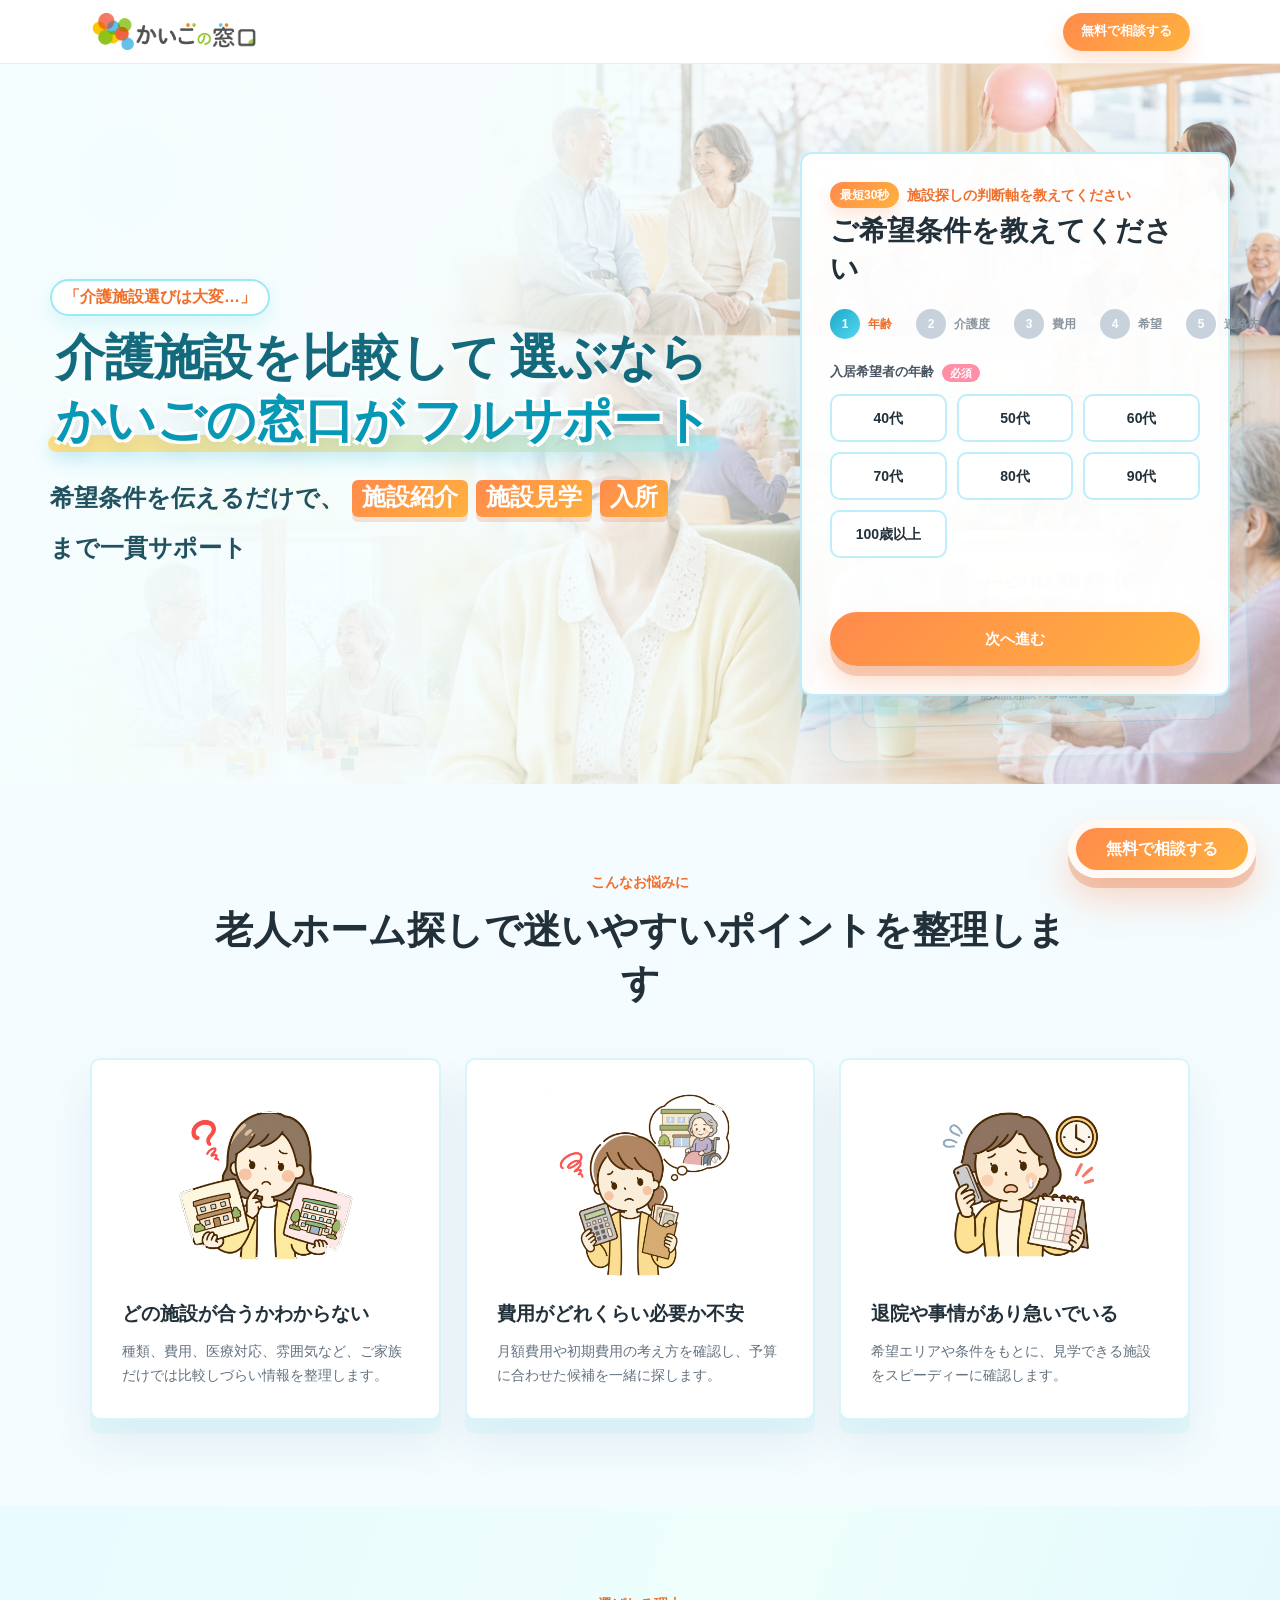
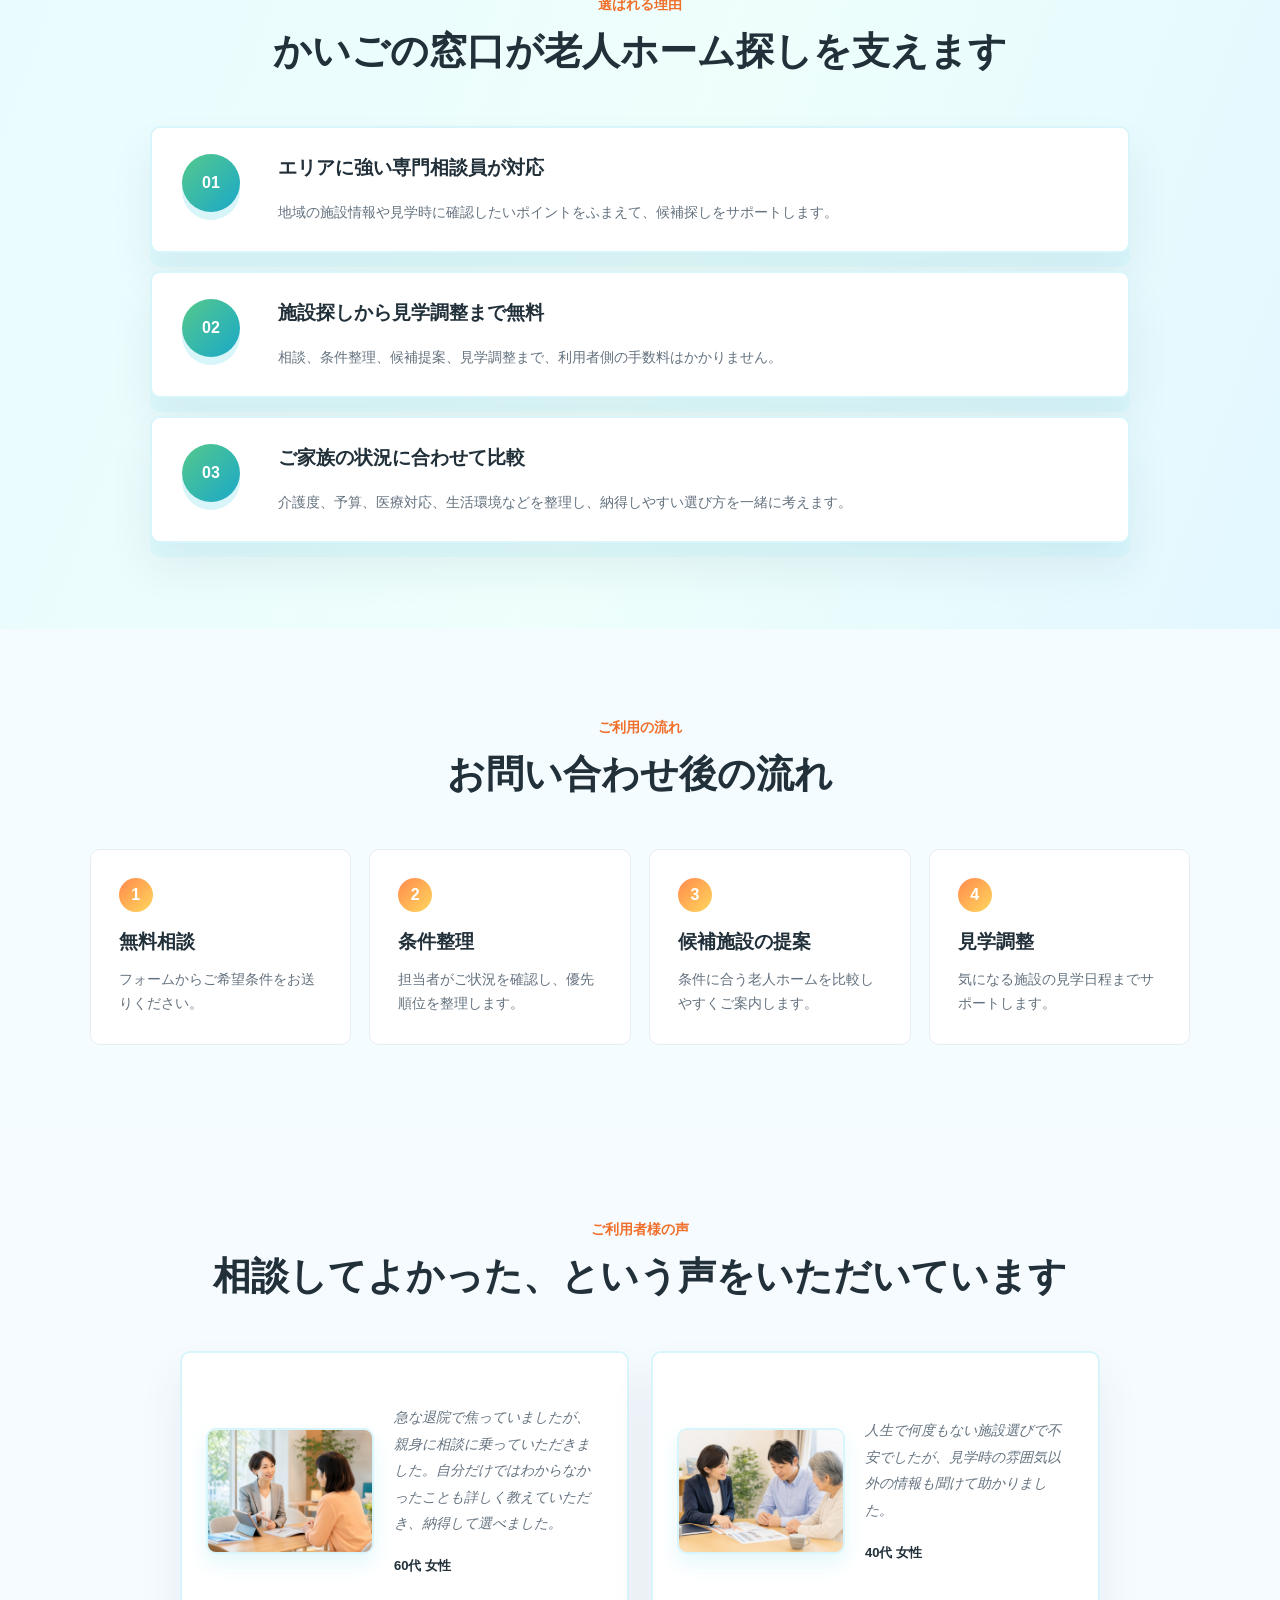
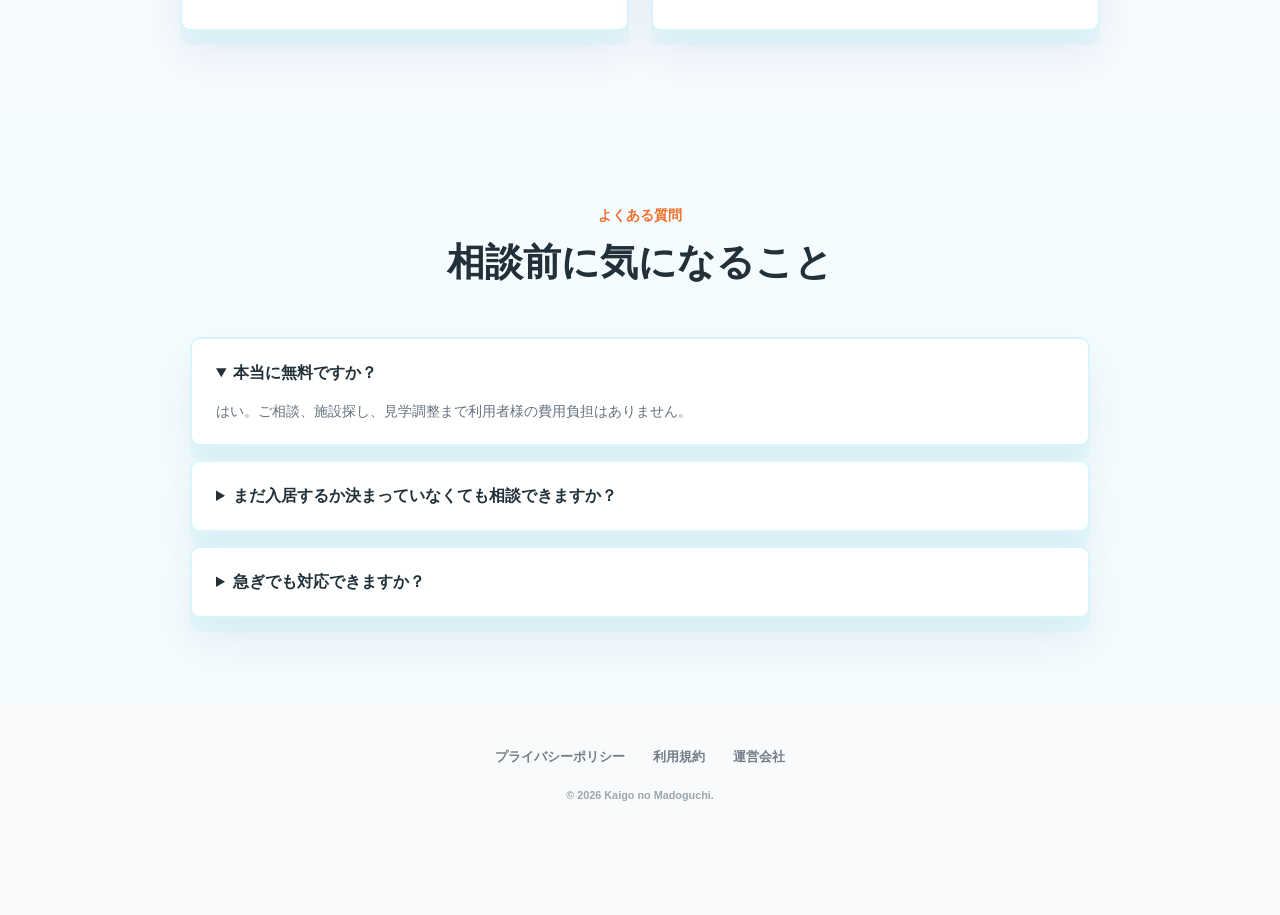
<file: index.html>
<!doctype html>
<html lang="ja">
  <head>
    <!-- Google Tag Manager -->
    <script>(function(w,d,s,l,i){w[l]=w[l]||[];w[l].push({'gtm.start':
    new Date().getTime(),event:'gtm.js'});var f=d.getElementsByTagName(s)[0],
    j=d.createElement(s),dl=l!='dataLayer'?'&l='+l:'';j.async=true;j.src=
    'https://www.googletagmanager.com/gtm.js?id='+i+dl;f.parentNode.insertBefore(j,f);
    })(window,document,'script','dataLayer','GTM-WV7FBTG5');</script>
    <!-- End Google Tag Manager -->
    <meta charset="utf-8">
    <meta http-equiv="Content-Security-Policy" content="default-src 'self'; script-src 'self' 'unsafe-inline' https://www.googletagmanager.com https://www.google.com https://www.googleadservices.com https://www.google-analytics.com https://googleads.g.doubleclick.net; connect-src 'self' https://formspree.io https://www.google.com https://www.googleadservices.com https://www.googletagmanager.com https://www.google-analytics.com; img-src 'self' data: https://www.google.com https://www.googleadservices.com https://www.googletagmanager.com https://www.google-analytics.com https://googleads.g.doubleclick.net; style-src 'self' 'unsafe-inline'; frame-src https://www.googletagmanager.com https://www.google.com; form-action 'self' https://formspree.io;">
    <meta name="viewport" content="width=device-width, initial-scale=1">
    <title>老人ホーム探しの無料相談 | かいごの窓口</title>
    <meta name="description" content="老人ホーム探しなら、かいごの窓口へ。相談から入居まで、地域に強い担当者が無料でサポートします。">
    <link rel="stylesheet" href="./styles.css">
  </head>
  <body>
    <!-- Google Tag Manager (noscript) -->
    <noscript><iframe src="https://www.googletagmanager.com/ns.html?id=GTM-WV7FBTG5"
    height="0" width="0" style="display:none;visibility:hidden"></iframe></noscript>
    <!-- End Google Tag Manager (noscript) -->

    <header class="lp-header">
      <a class="brand" href="#top" aria-label="かいごの窓口">
        <img src="./assets/kaigo-logo.png" alt="介護の窓口">
      </a>
      <a class="header-cta" href="#contact">無料で相談する</a>
    </header>

    <main id="top">
      <section class="hero" aria-labelledby="hero-title">
        <div class="hero-bg" aria-hidden="true"></div>
        <div class="facility-showcase" aria-hidden="true">
          <article>
            <span class="facility-photo photo-orange"></span>
            <div>
              <b>住宅型有料老人ホーム</b>
              <small>駅徒歩10分 / 看護対応</small>
            </div>
          </article>
          <article>
            <span class="facility-photo photo-green"></span>
            <div>
              <b>介護付き有料老人ホーム</b>
              <small>見学受付中 / 食事充実</small>
            </div>
          </article>
          <article>
            <span class="facility-photo photo-blue"></span>
            <div>
              <b>サービス付き高齢者向け住宅</b>
              <small>費用相談可 / 個室あり</small>
            </div>
          </article>
          <article>
            <span class="facility-photo photo-yellow"></span>
            <div>
              <b>グループホーム</b>
              <small>認知症相談 / 地域密着</small>
            </div>
          </article>
        </div>
        <div class="hero-inner">
          <div class="hero-copy">
            <p class="hero-kicker">「介護施設選びは大変…」</p>
            <h1 id="hero-title" class="hero-title">
              <span class="hero-title-line"><span>介護施設を比較して</span><span>選ぶなら</span></span>
              <span class="hero-brand-title"><span>かいごの窓口が</span><span>フルサポート</span></span>
            </h1>
            <p class="hero-lead">
              <span>希望条件を伝えるだけで、</span>
              <b>施設紹介</b><b>施設見学</b><b>入所</b>
              <span>まで一貫サポート</span>
            </p>
          </div>

          <section id="contact" class="form-card" aria-labelledby="form-title">
            <p class="form-badge"><span>最短30秒</span>施設探しの判断軸を教えてください</p>
            <h2 id="form-title">ご希望条件を教えてください</h2>
            <form class="contact-form" action="https://formspree.io/f/mgojzaej" method="POST" novalidate>
              <div class="step-progress" aria-label="入力ステップ">
                <span class="step-dot active" data-step-label="1">年齢</span>
                <span class="step-line" aria-hidden="true"></span>
                <span class="step-dot" data-step-label="2">介護度</span>
                <span class="step-line" aria-hidden="true"></span>
                <span class="step-dot" data-step-label="3">費用</span>
                <span class="step-line" aria-hidden="true"></span>
                <span class="step-dot" data-step-label="4">希望</span>
                <span class="step-line" aria-hidden="true"></span>
                <span class="step-dot" data-step-label="5">連絡先</span>
                <span class="step-line" aria-hidden="true"></span>
                <span class="step-dot" data-step-label="6">相談内容</span>
              </div>

              <div class="form-step active" data-step="1">
                <div class="choice-field">
                  <p>入居希望者の年齢<span>必須</span></p>
                  <input name="resident_age" type="hidden">
                  <div class="choice-grid age-grid" data-choice-group="resident_age">
                    <button type="button" data-value="40代">40代</button>
                    <button type="button" data-value="50代">50代</button>
                    <button type="button" data-value="60代">60代</button>
                    <button type="button" data-value="70代">70代</button>
                    <button type="button" data-value="80代">80代</button>
                    <button type="button" data-value="90代">90代</button>
                    <button type="button" data-value="100歳以上">100歳以上</button>
                  </div>
                </div>
                <p class="form-error" aria-live="polite"></p>
                <button class="primary-button next-step" type="button">次へ進む</button>
              </div>

              <div class="form-step" data-step="2" hidden>
                <div class="choice-field">
                  <p>介護度<span>必須</span></p>
                  <input name="care_level" type="hidden">
                  <div class="choice-grid" data-choice-group="care_level">
                    <button type="button" data-value="自立">自立</button>
                    <button type="button" data-value="要支援1">要支援1</button>
                    <button type="button" data-value="要支援2">要支援2</button>
                    <button type="button" data-value="要介護1">要介護1</button>
                    <button type="button" data-value="要介護2">要介護2</button>
                    <button type="button" data-value="要介護3">要介護3</button>
                    <button type="button" data-value="要介護4">要介護4</button>
                    <button type="button" data-value="要介護5">要介護5</button>
                    <button type="button" data-value="わからない">わからない</button>
                    <button type="button" data-value="申請中">申請中</button>
                  </div>
                </div>
                <p class="form-error" aria-live="polite"></p>
                <div class="form-actions">
                  <button class="secondary-button prev-step" type="button">戻る</button>
                  <button class="primary-button next-step" type="button">次へ進む</button>
                </div>
              </div>

              <div class="form-step" data-step="3" hidden>
                <div class="choice-field">
                  <p>費用<span>必須</span></p>
                  <input name="budget" type="hidden">
                  <div class="choice-grid" data-choice-group="budget">
                    <button type="button" data-value="〜15万円以内">〜15万円以内</button>
                    <button type="button" data-value="〜20万円以内">〜20万円以内</button>
                    <button type="button" data-value="〜25万円以内">〜25万円以内</button>
                    <button type="button" data-value="〜30万円以内">〜30万円以内</button>
                    <button type="button" data-value="30万円以上">30万円以上</button>
                    <button type="button" data-value="生活保護">生活保護</button>
                    <button type="button" data-value="わからないので相談をして決めたい">わからないので相談をして決めたい</button>
                  </div>
                </div>
                <p class="form-error" aria-live="polite"></p>
                <div class="form-actions">
                  <button class="secondary-button prev-step" type="button">戻る</button>
                  <button class="primary-button next-step" type="button">次へ進む</button>
                </div>
              </div>

              <div class="form-step" data-step="4" hidden>
                <div class="choice-field">
                  <p>希望エリア<span>必須</span></p>
                  <input name="area" type="hidden">
                  <div class="choice-grid area-grid" data-choice-group="area">
                    <button type="button" data-value="大阪府">大阪府</button>
                    <button type="button" data-value="兵庫県">兵庫県</button>
                    <button type="button" data-value="京都府">京都府</button>
                    <button type="button" data-value="東京都">東京都</button>
                    <button type="button" data-value="神奈川県">神奈川県</button>
                    <button type="button" data-value="埼玉県">埼玉県</button>
                    <button type="button" data-value="千葉県">千葉県</button>
                  </div>
                </div>
                <div class="choice-field">
                  <p>入居希望時期<span>必須</span></p>
                  <input name="timing" type="hidden">
                  <div class="choice-grid" data-choice-group="timing">
                    <button type="button" data-value="できるだけ早く">できるだけ早く</button>
                    <button type="button" data-value="1ヶ月以内">1ヶ月以内</button>
                    <button type="button" data-value="3ヶ月以内">3ヶ月以内</button>
                    <button type="button" data-value="6ヶ月以内">6ヶ月以内</button>
                    <button type="button" data-value="将来のために">将来のために</button>
                  </div>
                </div>
                <p class="form-error" aria-live="polite"></p>
                <div class="form-actions">
                  <button class="secondary-button prev-step" type="button">戻る</button>
                  <button class="primary-button next-step" type="button">次へ進む</button>
                </div>
              </div>

              <div class="form-step" data-step="5" hidden>
                <label>氏名（お問い合わせいただく方）<span>必須</span><input name="name" autocomplete="name" placeholder="山田 花子"></label>
                <label>お電話番号<span>必須</span><input name="tel" inputmode="tel" autocomplete="tel" placeholder="090-0000-0000"></label>
                <label>メールアドレス<span>必須</span><input name="email" type="email" autocomplete="email" placeholder="sample@example.com"></label>
                <p class="form-error" aria-live="polite"></p>
                <div class="form-actions">
                  <button class="secondary-button prev-step" type="button">戻る</button>
                  <button class="primary-button next-step" type="button">次へ進む</button>
                </div>
              </div>

              <div class="form-step" data-step="6" hidden>
                <div class="choice-field">
                  <p>お問い合わせ種別<span>必須</span></p>
                  <input name="inquiry_type" type="hidden">
                  <div class="choice-grid inquiry-grid" data-choice-group="inquiry_type">
                    <button type="button" data-value="相談をしたい">相談をしたい</button>
                    <button type="button" data-value="施設を紹介してほしい">施設を紹介してほしい</button>
                    <button type="button" data-value="見学について相談したい">見学について相談したい</button>
                    <button type="button" data-value="その他">その他</button>
                  </div>
                </div>
                <p class="form-error" aria-live="polite"></p>
                <div class="form-actions">
                  <button class="secondary-button prev-step" type="button">戻る</button>
                  <button class="primary-button form-submit" type="submit">
                    <span class="submit-agreement">利用規約に同意して</span>
                    <span class="submit-main">送信する</span>
                  </button>
                </div>
                <p class="terms-note"><a href="./terms.html">利用規約</a>と<a href="./privacy.html">プライバシーポリシー</a>はこちら</p>
                <p class="form-success" role="status" aria-live="polite"></p>
              </div>
            </form>
          </section>
        </div>
      </section>

      <section class="section worries" aria-labelledby="worries-title">
        <div class="section-heading">
          <p>こんなお悩みに</p>
          <h2 id="worries-title">老人ホーム探しで迷いやすいポイントを整理します</h2>
        </div>
        <div class="card-grid">
          <article>
            <img src="./assets/worry-facility-transparent.png" alt="施設選びに迷っている家族のイラスト">
            <h3>どの施設が合うかわからない</h3>
            <p>種類、費用、医療対応、雰囲気など、ご家族だけでは比較しづらい情報を整理します。</p>
          </article>
          <article>
            <img src="./assets/worry-cost-transparent.png" alt="費用に不安を感じているイラスト">
            <h3>費用がどれくらい必要か不安</h3>
            <p>月額費用や初期費用の考え方を確認し、予算に合わせた候補を一緒に探します。</p>
          </article>
          <article>
            <img src="./assets/worry-urgent-transparent.png" alt="急いで施設を探しているイラスト">
            <h3>退院や事情があり急いでいる</h3>
            <p>希望エリアや条件をもとに、見学できる施設をスピーディーに確認します。</p>
          </article>
        </div>
      </section>

      <section class="section reasons" aria-labelledby="reasons-title">
        <div class="section-heading">
          <p>選ばれる理由</p>
          <h2 id="reasons-title">かいごの窓口が老人ホーム探しを支えます</h2>
        </div>
        <div class="reason-list">
          <article>
            <span>01</span>
            <h3>エリアに強い専門相談員が対応</h3>
            <p>地域の施設情報や見学時に確認したいポイントをふまえて、候補探しをサポートします。</p>
          </article>
          <article>
            <span>02</span>
            <h3>施設探しから見学調整まで無料</h3>
            <p>相談、条件整理、候補提案、見学調整まで、利用者側の手数料はかかりません。</p>
          </article>
          <article>
            <span>03</span>
            <h3>ご家族の状況に合わせて比較</h3>
            <p>介護度、予算、医療対応、生活環境などを整理し、納得しやすい選び方を一緒に考えます。</p>
          </article>
        </div>
      </section>

      <section class="section flow" aria-labelledby="flow-title">
        <div class="section-heading">
          <p>ご利用の流れ</p>
          <h2 id="flow-title">お問い合わせ後の流れ</h2>
        </div>
        <div class="flow-steps">
          <article><span>1</span><h3>無料相談</h3><p>フォームからご希望条件をお送りください。</p></article>
          <article><span>2</span><h3>条件整理</h3><p>担当者がご状況を確認し、優先順位を整理します。</p></article>
          <article><span>3</span><h3>候補施設の提案</h3><p>条件に合う老人ホームを比較しやすくご案内します。</p></article>
          <article><span>4</span><h3>見学調整</h3><p>気になる施設の見学日程までサポートします。</p></article>
        </div>
      </section>

      <section class="section voices" aria-labelledby="voices-title">
        <div class="section-heading">
          <p>ご利用者様の声</p>
          <h2 id="voices-title">相談してよかった、という声をいただいています</h2>
        </div>
        <div class="voice-grid">
          <article>
            <img src="./assets/voice-consultation-1.png" alt="相談員と相談者が面談している様子">
            <div>
              <p>急な退院で焦っていましたが、親身に相談に乗っていただきました。自分だけではわからなかったことも詳しく教えていただき、納得して選べました。</p>
              <span>60代 女性</span>
            </div>
          </article>
          <article>
            <img src="./assets/voice-consultation-2.png" alt="相談員が家族に施設資料を説明している様子">
            <div>
              <p>人生で何度もない施設選びで不安でしたが、見学時の雰囲気以外の情報も聞けて助かりました。</p>
              <span>40代 女性</span>
            </div>
          </article>
        </div>
      </section>

      <section class="section faq" aria-labelledby="faq-title">
        <div class="section-heading">
          <p>よくある質問</p>
          <h2 id="faq-title">相談前に気になること</h2>
        </div>
        <div class="faq-list">
          <details open>
            <summary>本当に無料ですか？</summary>
            <p>はい。ご相談、施設探し、見学調整まで利用者様の費用負担はありません。</p>
          </details>
          <details>
            <summary>まだ入居するか決まっていなくても相談できますか？</summary>
            <p>はい。将来のための情報収集や、費用感だけ知りたい場合でもご相談ください。</p>
          </details>
          <details>
            <summary>急ぎでも対応できますか？</summary>
            <p>退院予定やご家庭の事情がある場合も、状況を確認しながらできる限り早く候補をお探しします。</p>
          </details>
        </div>
      </section>
    </main>

    <footer class="lp-footer">
      <a href="./privacy.html">プライバシーポリシー</a>
      <a href="./terms.html">利用規約</a>
      <a href="https://crds.jp/company">運営会社</a>
      <small>© 2026 Kaigo no Madoguchi.</small>
    </footer>

    <a class="sticky-cta" href="#contact">無料で相談する</a>

    <script src="./script.js"></script>
  </body>
</html>
</file>
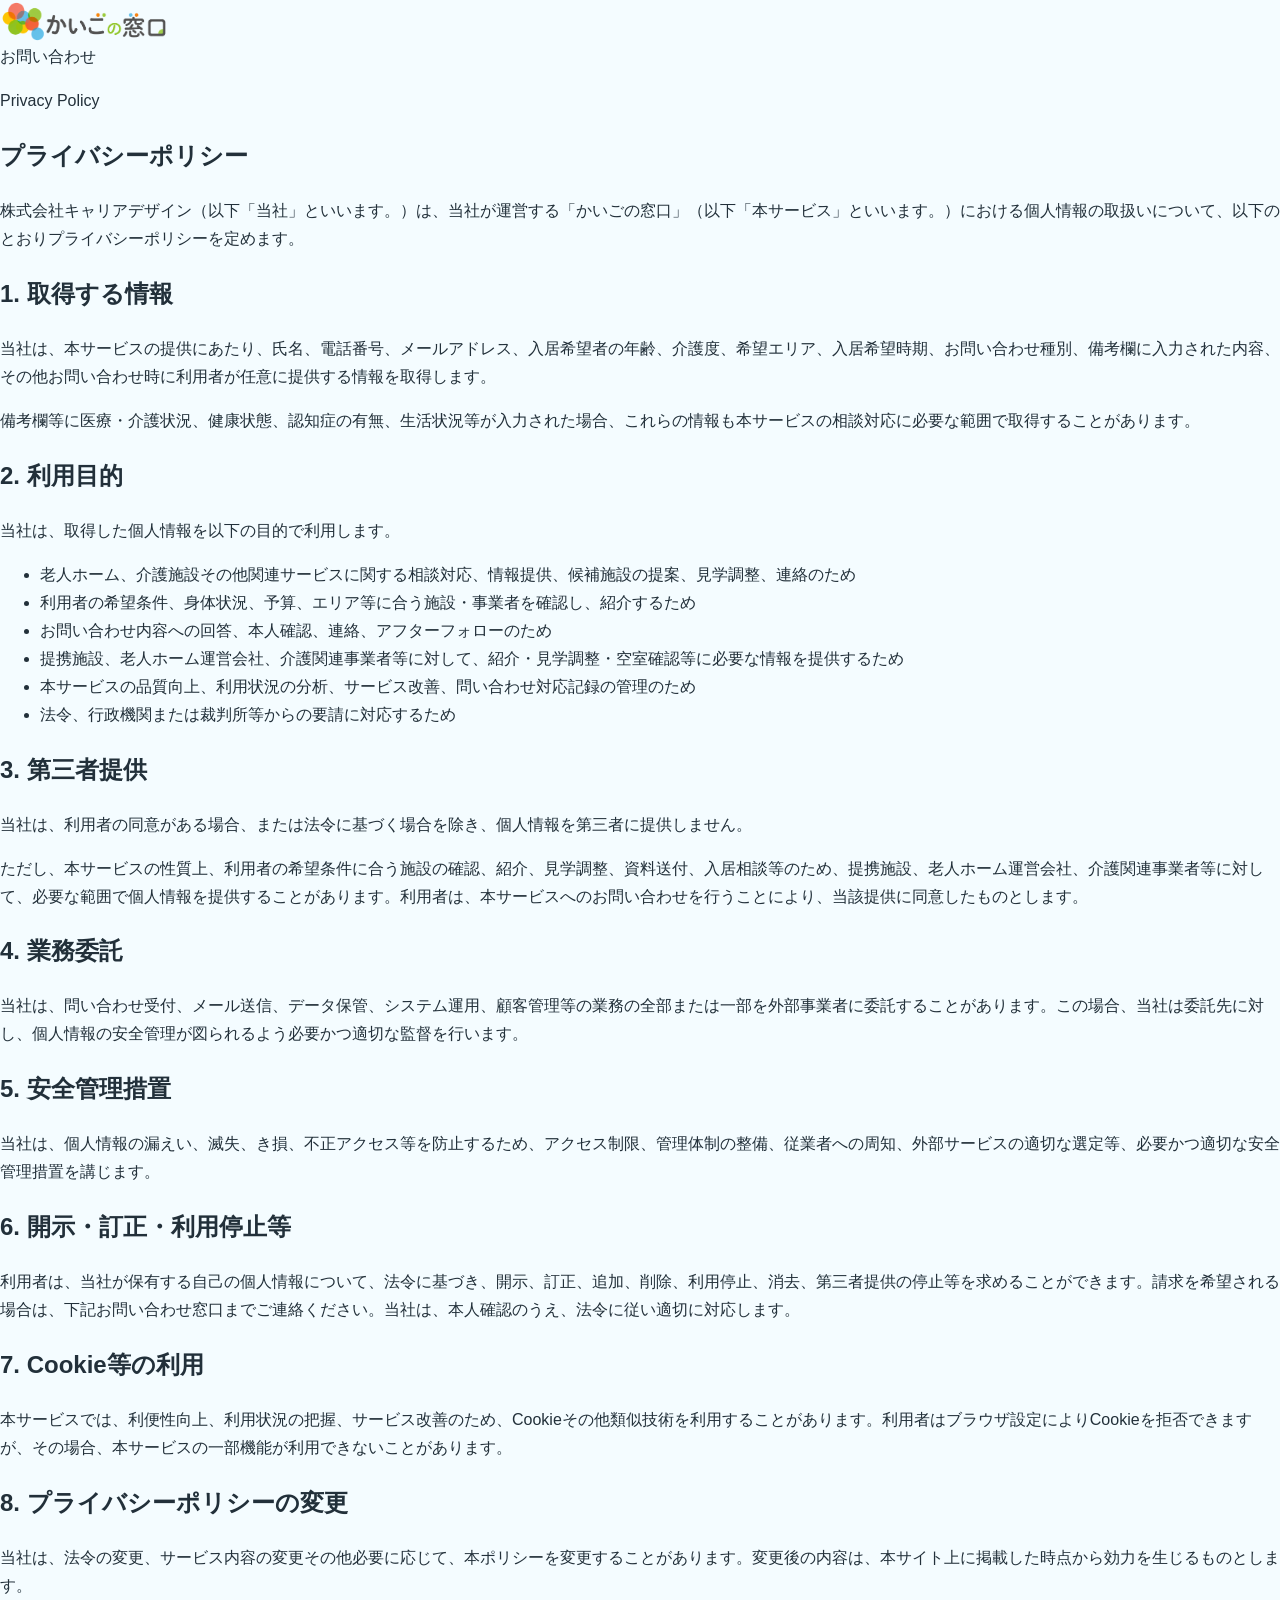
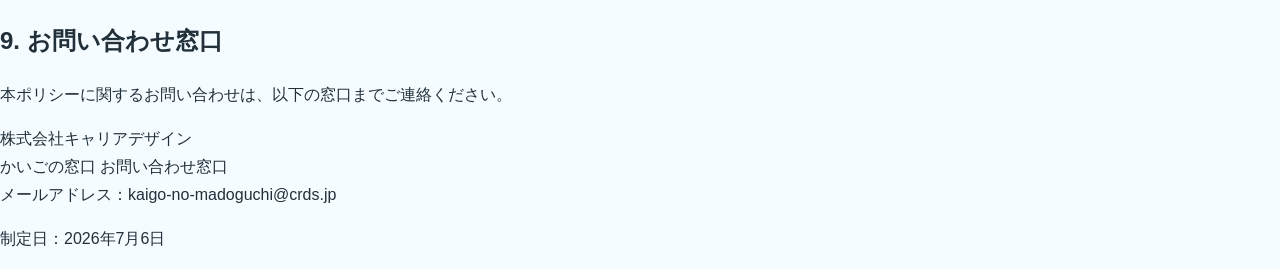
<file: privacy.html>
<!doctype html>
<html lang="ja">
  <head>
    <!-- Google Tag Manager -->
    <script>(function(w,d,s,l,i){w[l]=w[l]||[];w[l].push({'gtm.start':
    new Date().getTime(),event:'gtm.js'});var f=d.getElementsByTagName(s)[0],
    j=d.createElement(s),dl=l!='dataLayer'?'&l='+l:'';j.async=true;j.src=
    'https://www.googletagmanager.com/gtm.js?id='+i+dl;f.parentNode.insertBefore(j,f);
    })(window,document,'script','dataLayer','GTM-WV7FBTG5');</script>
    <!-- End Google Tag Manager -->
    <meta charset="utf-8">
    <meta http-equiv="Content-Security-Policy" content="default-src 'self'; script-src 'self' 'unsafe-inline' https://www.googletagmanager.com https://www.google.com https://www.googleadservices.com https://www.google-analytics.com https://googleads.g.doubleclick.net; connect-src 'self' https://formspree.io https://www.google.com https://www.googleadservices.com https://www.googletagmanager.com https://www.google-analytics.com; img-src 'self' data: https://www.google.com https://www.googleadservices.com https://www.googletagmanager.com https://www.google-analytics.com https://googleads.g.doubleclick.net; style-src 'self' 'unsafe-inline'; frame-src https://www.googletagmanager.com https://www.google.com; form-action 'self' https://formspree.io;">
    <meta name="viewport" content="width=device-width, initial-scale=1">
    <title>プライバシーポリシー | かいごの窓口</title>
    <meta name="description" content="かいごの窓口のプライバシーポリシーです。">
    <link rel="stylesheet" href="./styles.css">
  </head>
  <body class="policy-page">
    <!-- Google Tag Manager (noscript) -->
    <noscript><iframe src="https://www.googletagmanager.com/ns.html?id=GTM-WV7FBTG5"
    height="0" width="0" style="display:none;visibility:hidden"></iframe></noscript>
    <!-- End Google Tag Manager (noscript) -->
    <header class="site-header">
      <a class="brand" href="./index.html" aria-label="かいごの窓口">
        <img class="brand-logo" src="./assets/kaigo-logo.png" alt="介護の窓口">
      </a>
      <a class="nav-cta" href="./index.html#contact">お問い合わせ</a>
    </header>

    <main class="policy-main">
      <article class="policy-shell">
        <p class="policy-label">Privacy Policy</p>
        <h1>プライバシーポリシー</h1>
        <p class="policy-lead">株式会社キャリアデザイン（以下「当社」といいます。）は、当社が運営する「かいごの窓口」（以下「本サービス」といいます。）における個人情報の取扱いについて、以下のとおりプライバシーポリシーを定めます。</p>

        <section>
          <h2>1. 取得する情報</h2>
          <p>当社は、本サービスの提供にあたり、氏名、電話番号、メールアドレス、入居希望者の年齢、介護度、希望エリア、入居希望時期、お問い合わせ種別、備考欄に入力された内容、その他お問い合わせ時に利用者が任意に提供する情報を取得します。</p>
          <p>備考欄等に医療・介護状況、健康状態、認知症の有無、生活状況等が入力された場合、これらの情報も本サービスの相談対応に必要な範囲で取得することがあります。</p>
        </section>

        <section>
          <h2>2. 利用目的</h2>
          <p>当社は、取得した個人情報を以下の目的で利用します。</p>
          <ul>
            <li>老人ホーム、介護施設その他関連サービスに関する相談対応、情報提供、候補施設の提案、見学調整、連絡のため</li>
            <li>利用者の希望条件、身体状況、予算、エリア等に合う施設・事業者を確認し、紹介するため</li>
            <li>お問い合わせ内容への回答、本人確認、連絡、アフターフォローのため</li>
            <li>提携施設、老人ホーム運営会社、介護関連事業者等に対して、紹介・見学調整・空室確認等に必要な情報を提供するため</li>
            <li>本サービスの品質向上、利用状況の分析、サービス改善、問い合わせ対応記録の管理のため</li>
            <li>法令、行政機関または裁判所等からの要請に対応するため</li>
          </ul>
        </section>

        <section>
          <h2>3. 第三者提供</h2>
          <p>当社は、利用者の同意がある場合、または法令に基づく場合を除き、個人情報を第三者に提供しません。</p>
          <p>ただし、本サービスの性質上、利用者の希望条件に合う施設の確認、紹介、見学調整、資料送付、入居相談等のため、提携施設、老人ホーム運営会社、介護関連事業者等に対して、必要な範囲で個人情報を提供することがあります。利用者は、本サービスへのお問い合わせを行うことにより、当該提供に同意したものとします。</p>
        </section>

        <section>
          <h2>4. 業務委託</h2>
          <p>当社は、問い合わせ受付、メール送信、データ保管、システム運用、顧客管理等の業務の全部または一部を外部事業者に委託することがあります。この場合、当社は委託先に対し、個人情報の安全管理が図られるよう必要かつ適切な監督を行います。</p>
        </section>

        <section>
          <h2>5. 安全管理措置</h2>
          <p>当社は、個人情報の漏えい、滅失、き損、不正アクセス等を防止するため、アクセス制限、管理体制の整備、従業者への周知、外部サービスの適切な選定等、必要かつ適切な安全管理措置を講じます。</p>
        </section>

        <section>
          <h2>6. 開示・訂正・利用停止等</h2>
          <p>利用者は、当社が保有する自己の個人情報について、法令に基づき、開示、訂正、追加、削除、利用停止、消去、第三者提供の停止等を求めることができます。請求を希望される場合は、下記お問い合わせ窓口までご連絡ください。当社は、本人確認のうえ、法令に従い適切に対応します。</p>
        </section>

        <section>
          <h2>7. Cookie等の利用</h2>
          <p>本サービスでは、利便性向上、利用状況の把握、サービス改善のため、Cookieその他類似技術を利用することがあります。利用者はブラウザ設定によりCookieを拒否できますが、その場合、本サービスの一部機能が利用できないことがあります。</p>
        </section>

        <section>
          <h2>8. プライバシーポリシーの変更</h2>
          <p>当社は、法令の変更、サービス内容の変更その他必要に応じて、本ポリシーを変更することがあります。変更後の内容は、本サイト上に掲載した時点から効力を生じるものとします。</p>
        </section>

        <section>
          <h2>9. お問い合わせ窓口</h2>
          <p>本ポリシーに関するお問い合わせは、以下の窓口までご連絡ください。</p>
          <p>株式会社キャリアデザイン<br>かいごの窓口 お問い合わせ窓口<br>メールアドレス：kaigo-no-madoguchi@crds.jp</p>
        </section>

        <p class="policy-date">制定日：2026年7月6日</p>
      </article>
    </main>
  </body>
</html>
</file>
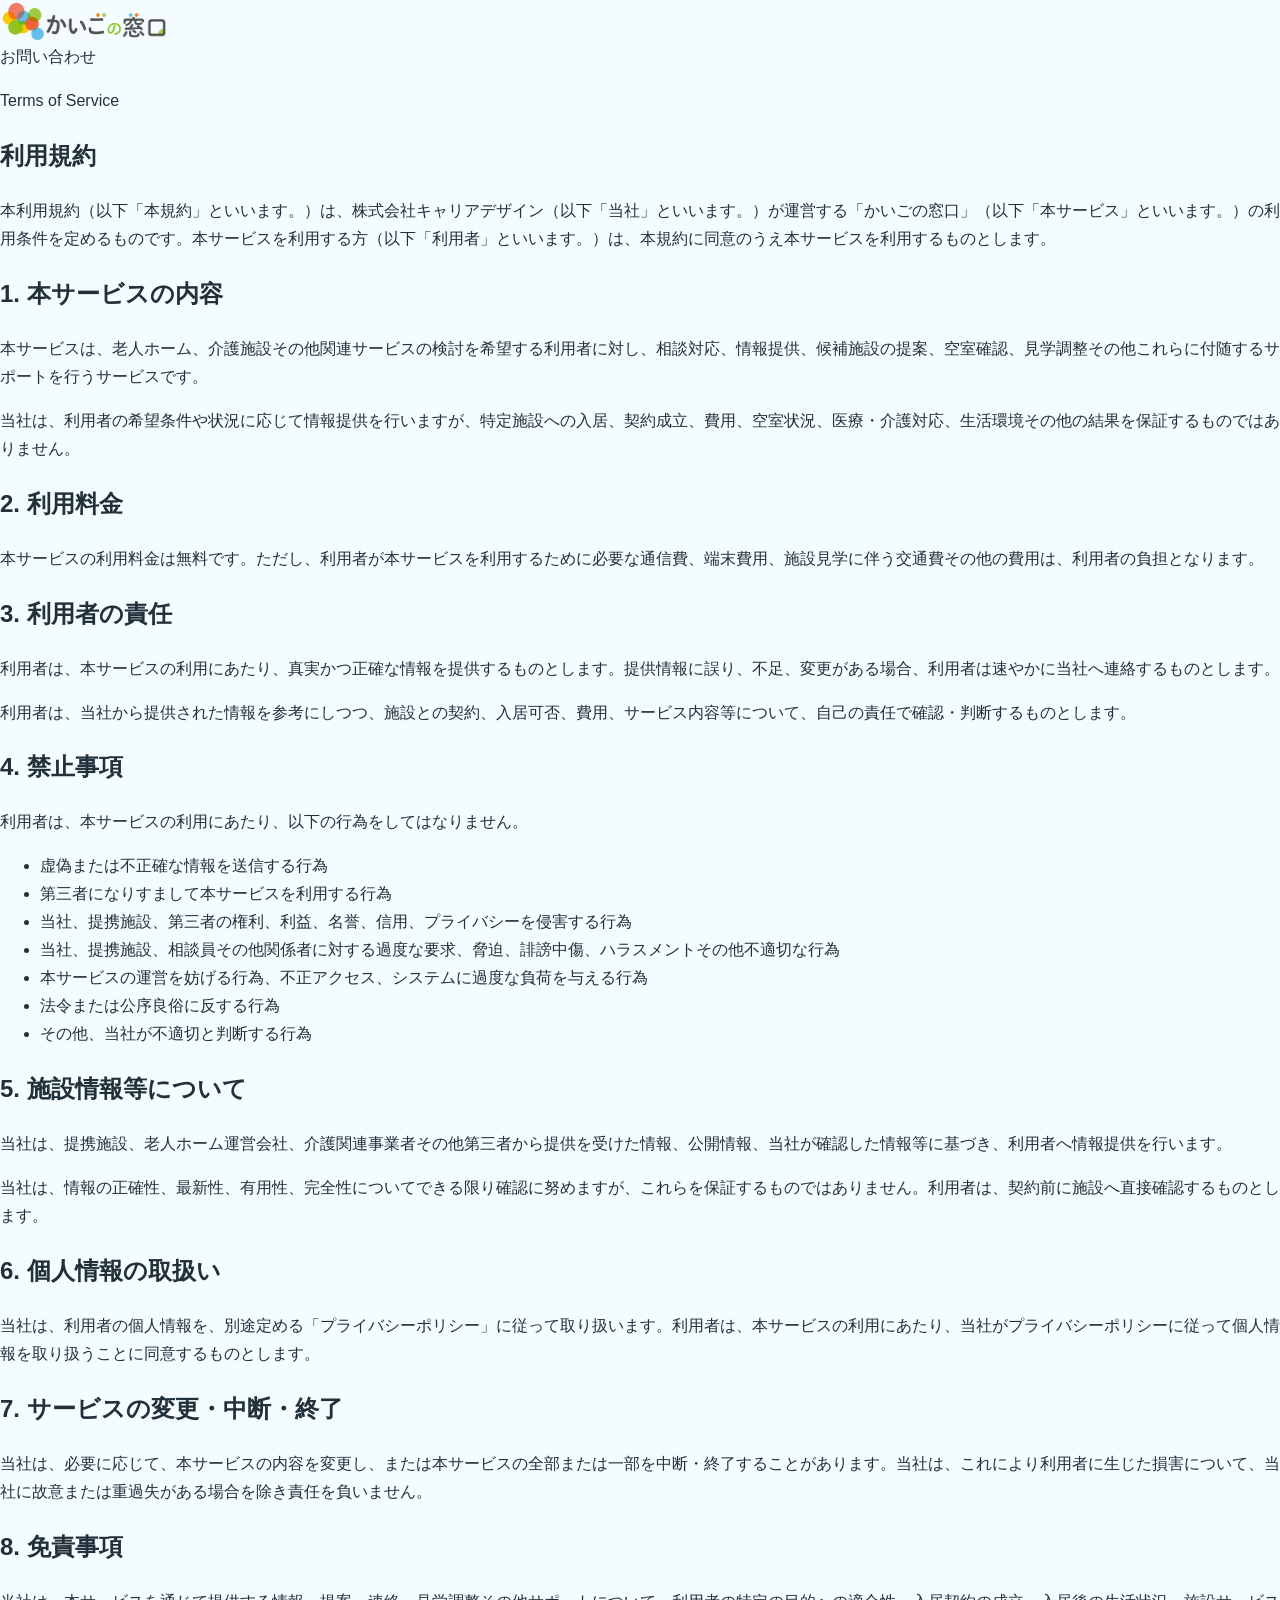
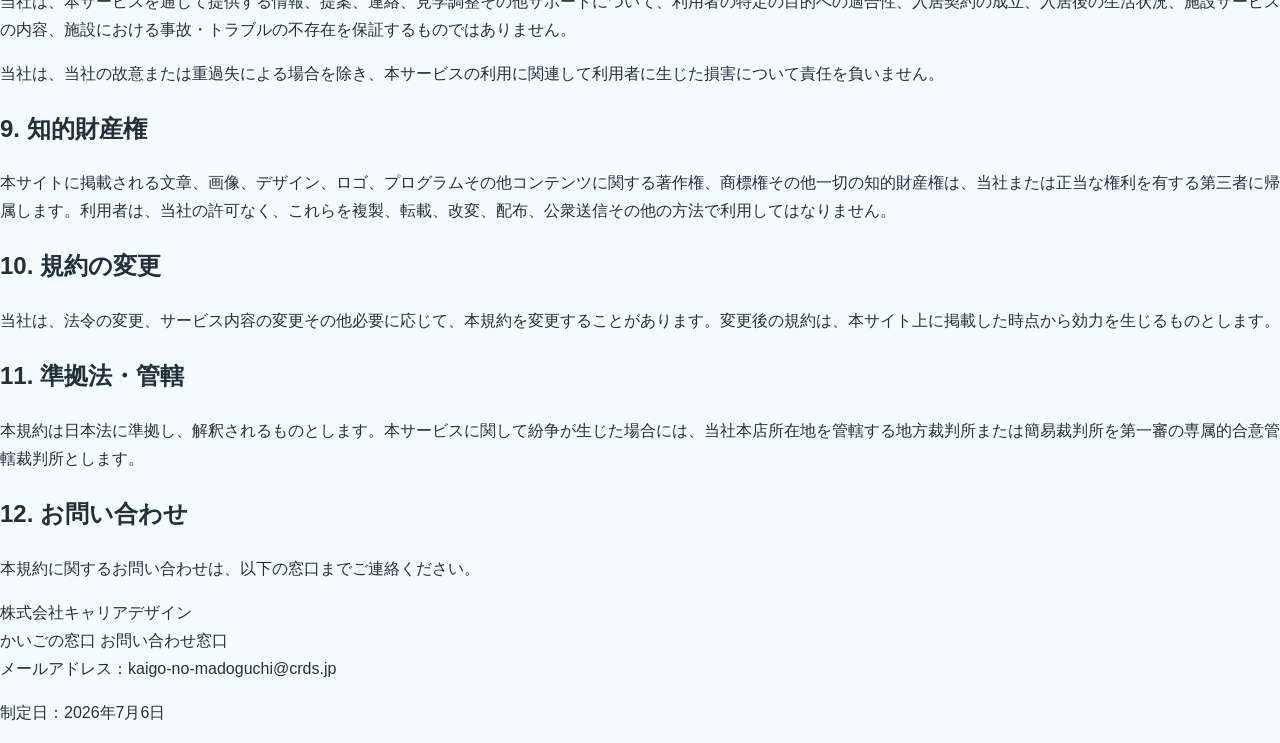
<file: terms.html>
<!doctype html>
<html lang="ja">
  <head>
    <!-- Google Tag Manager -->
    <script>(function(w,d,s,l,i){w[l]=w[l]||[];w[l].push({'gtm.start':
    new Date().getTime(),event:'gtm.js'});var f=d.getElementsByTagName(s)[0],
    j=d.createElement(s),dl=l!='dataLayer'?'&l='+l:'';j.async=true;j.src=
    'https://www.googletagmanager.com/gtm.js?id='+i+dl;f.parentNode.insertBefore(j,f);
    })(window,document,'script','dataLayer','GTM-WV7FBTG5');</script>
    <!-- End Google Tag Manager -->
    <meta charset="utf-8">
    <meta http-equiv="Content-Security-Policy" content="default-src 'self'; script-src 'self' 'unsafe-inline' https://www.googletagmanager.com https://www.google.com https://www.googleadservices.com https://www.google-analytics.com https://googleads.g.doubleclick.net; connect-src 'self' https://formspree.io https://www.google.com https://www.googleadservices.com https://www.googletagmanager.com https://www.google-analytics.com; img-src 'self' data: https://www.google.com https://www.googleadservices.com https://www.googletagmanager.com https://www.google-analytics.com https://googleads.g.doubleclick.net; style-src 'self' 'unsafe-inline'; frame-src https://www.googletagmanager.com https://www.google.com; form-action 'self' https://formspree.io;">
    <meta name="viewport" content="width=device-width, initial-scale=1">
    <title>利用規約 | かいごの窓口</title>
    <meta name="description" content="かいごの窓口の利用規約です。">
    <link rel="stylesheet" href="./styles.css">
  </head>
  <body class="policy-page">
    <!-- Google Tag Manager (noscript) -->
    <noscript><iframe src="https://www.googletagmanager.com/ns.html?id=GTM-WV7FBTG5"
    height="0" width="0" style="display:none;visibility:hidden"></iframe></noscript>
    <!-- End Google Tag Manager (noscript) -->
    <header class="site-header">
      <a class="brand" href="./index.html" aria-label="かいごの窓口">
        <img class="brand-logo" src="./assets/kaigo-logo.png" alt="介護の窓口">
      </a>
      <a class="nav-cta" href="./index.html#contact">お問い合わせ</a>
    </header>

    <main class="policy-main">
      <article class="policy-shell">
        <p class="policy-label">Terms of Service</p>
        <h1>利用規約</h1>
        <p class="policy-lead">本利用規約（以下「本規約」といいます。）は、株式会社キャリアデザイン（以下「当社」といいます。）が運営する「かいごの窓口」（以下「本サービス」といいます。）の利用条件を定めるものです。本サービスを利用する方（以下「利用者」といいます。）は、本規約に同意のうえ本サービスを利用するものとします。</p>

        <section>
          <h2>1. 本サービスの内容</h2>
          <p>本サービスは、老人ホーム、介護施設その他関連サービスの検討を希望する利用者に対し、相談対応、情報提供、候補施設の提案、空室確認、見学調整その他これらに付随するサポートを行うサービスです。</p>
          <p>当社は、利用者の希望条件や状況に応じて情報提供を行いますが、特定施設への入居、契約成立、費用、空室状況、医療・介護対応、生活環境その他の結果を保証するものではありません。</p>
        </section>

        <section>
          <h2>2. 利用料金</h2>
          <p>本サービスの利用料金は無料です。ただし、利用者が本サービスを利用するために必要な通信費、端末費用、施設見学に伴う交通費その他の費用は、利用者の負担となります。</p>
        </section>

        <section>
          <h2>3. 利用者の責任</h2>
          <p>利用者は、本サービスの利用にあたり、真実かつ正確な情報を提供するものとします。提供情報に誤り、不足、変更がある場合、利用者は速やかに当社へ連絡するものとします。</p>
          <p>利用者は、当社から提供された情報を参考にしつつ、施設との契約、入居可否、費用、サービス内容等について、自己の責任で確認・判断するものとします。</p>
        </section>

        <section>
          <h2>4. 禁止事項</h2>
          <p>利用者は、本サービスの利用にあたり、以下の行為をしてはなりません。</p>
          <ul>
            <li>虚偽または不正確な情報を送信する行為</li>
            <li>第三者になりすまして本サービスを利用する行為</li>
            <li>当社、提携施設、第三者の権利、利益、名誉、信用、プライバシーを侵害する行為</li>
            <li>当社、提携施設、相談員その他関係者に対する過度な要求、脅迫、誹謗中傷、ハラスメントその他不適切な行為</li>
            <li>本サービスの運営を妨げる行為、不正アクセス、システムに過度な負荷を与える行為</li>
            <li>法令または公序良俗に反する行為</li>
            <li>その他、当社が不適切と判断する行為</li>
          </ul>
        </section>

        <section>
          <h2>5. 施設情報等について</h2>
          <p>当社は、提携施設、老人ホーム運営会社、介護関連事業者その他第三者から提供を受けた情報、公開情報、当社が確認した情報等に基づき、利用者へ情報提供を行います。</p>
          <p>当社は、情報の正確性、最新性、有用性、完全性についてできる限り確認に努めますが、これらを保証するものではありません。利用者は、契約前に施設へ直接確認するものとします。</p>
        </section>

        <section>
          <h2>6. 個人情報の取扱い</h2>
          <p>当社は、利用者の個人情報を、別途定める「プライバシーポリシー」に従って取り扱います。利用者は、本サービスの利用にあたり、当社がプライバシーポリシーに従って個人情報を取り扱うことに同意するものとします。</p>
        </section>

        <section>
          <h2>7. サービスの変更・中断・終了</h2>
          <p>当社は、必要に応じて、本サービスの内容を変更し、または本サービスの全部または一部を中断・終了することがあります。当社は、これにより利用者に生じた損害について、当社に故意または重過失がある場合を除き責任を負いません。</p>
        </section>

        <section>
          <h2>8. 免責事項</h2>
          <p>当社は、本サービスを通じて提供する情報、提案、連絡、見学調整その他サポートについて、利用者の特定の目的への適合性、入居契約の成立、入居後の生活状況、施設サービスの内容、施設における事故・トラブルの不存在を保証するものではありません。</p>
          <p>当社は、当社の故意または重過失による場合を除き、本サービスの利用に関連して利用者に生じた損害について責任を負いません。</p>
        </section>

        <section>
          <h2>9. 知的財産権</h2>
          <p>本サイトに掲載される文章、画像、デザイン、ロゴ、プログラムその他コンテンツに関する著作権、商標権その他一切の知的財産権は、当社または正当な権利を有する第三者に帰属します。利用者は、当社の許可なく、これらを複製、転載、改変、配布、公衆送信その他の方法で利用してはなりません。</p>
        </section>

        <section>
          <h2>10. 規約の変更</h2>
          <p>当社は、法令の変更、サービス内容の変更その他必要に応じて、本規約を変更することがあります。変更後の規約は、本サイト上に掲載した時点から効力を生じるものとします。</p>
        </section>

        <section>
          <h2>11. 準拠法・管轄</h2>
          <p>本規約は日本法に準拠し、解釈されるものとします。本サービスに関して紛争が生じた場合には、当社本店所在地を管轄する地方裁判所または簡易裁判所を第一審の専属的合意管轄裁判所とします。</p>
        </section>

        <section>
          <h2>12. お問い合わせ</h2>
          <p>本規約に関するお問い合わせは、以下の窓口までご連絡ください。</p>
          <p>株式会社キャリアデザイン<br>かいごの窓口 お問い合わせ窓口<br>メールアドレス：kaigo-no-madoguchi@crds.jp</p>
        </section>

        <p class="policy-date">制定日：2026年7月6日</p>
      </article>
    </main>
  </body>
</html>
</file>
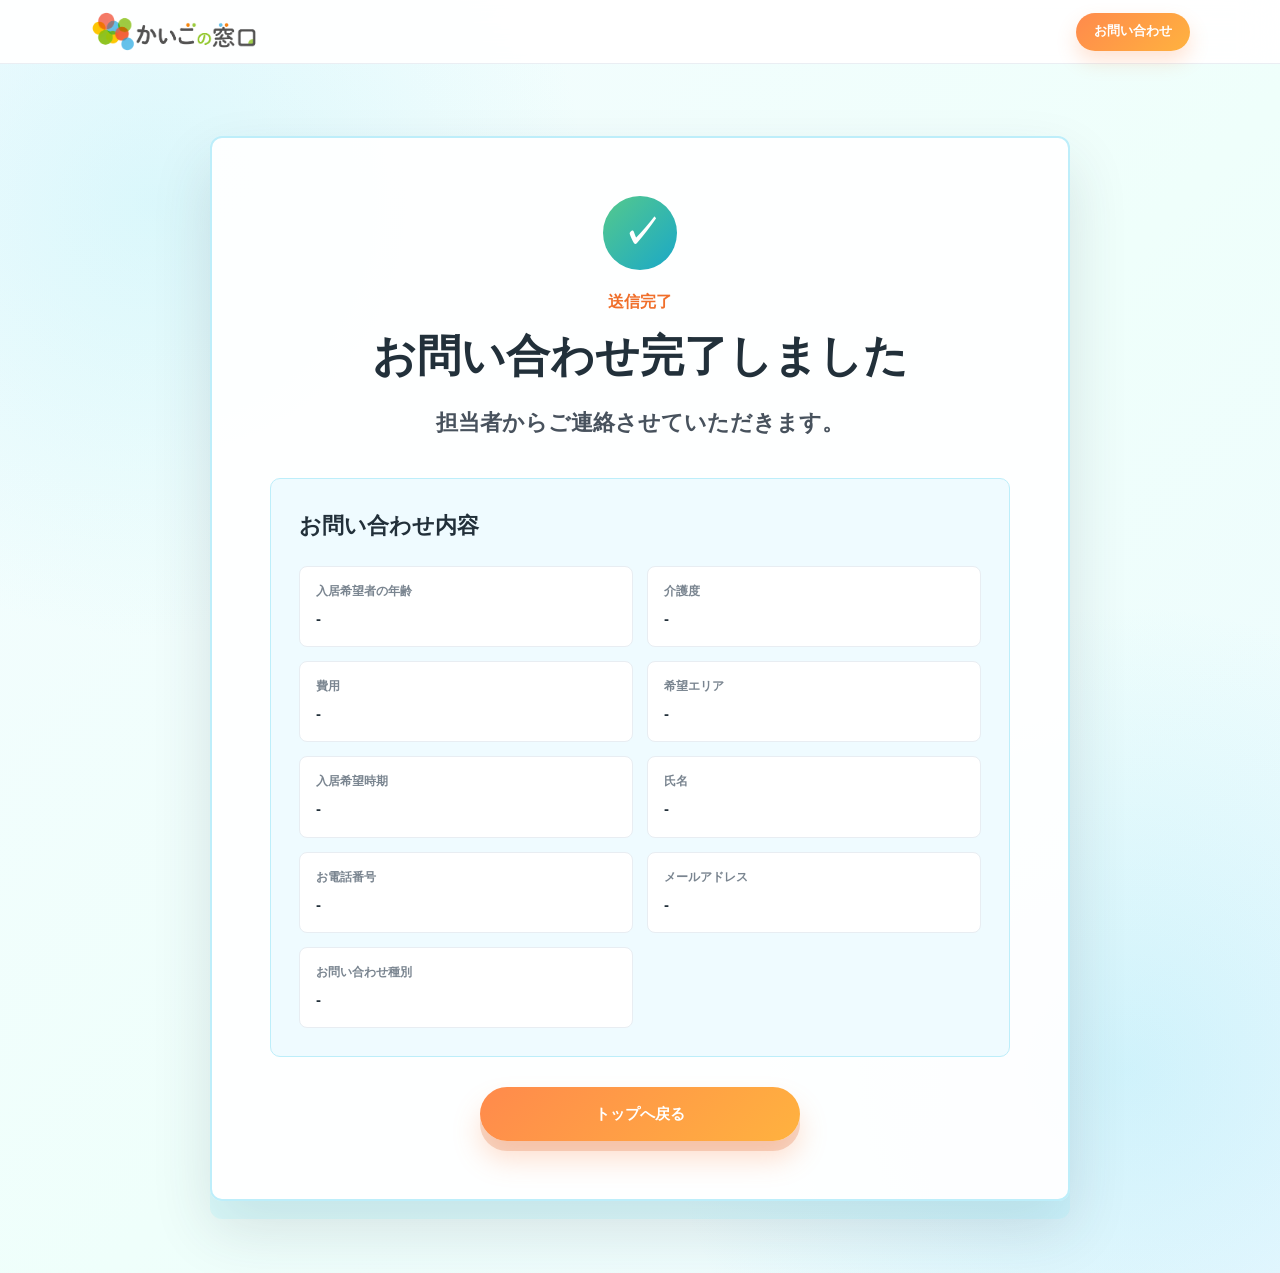
<file: thanks.html>
<!doctype html>
<html lang="ja">
  <head>
    <!-- Google Tag Manager -->
    <script>(function(w,d,s,l,i){w[l]=w[l]||[];w[l].push({'gtm.start':
    new Date().getTime(),event:'gtm.js'});var f=d.getElementsByTagName(s)[0],
    j=d.createElement(s),dl=l!='dataLayer'?'&l='+l:'';j.async=true;j.src=
    'https://www.googletagmanager.com/gtm.js?id='+i+dl;f.parentNode.insertBefore(j,f);
    })(window,document,'script','dataLayer','GTM-WV7FBTG5');</script>
    <!-- End Google Tag Manager -->
    <meta charset="utf-8">
    <meta http-equiv="Content-Security-Policy" content="default-src 'self'; script-src 'self' 'unsafe-inline' https://www.googletagmanager.com https://www.google.com https://www.googleadservices.com https://www.google-analytics.com https://googleads.g.doubleclick.net; connect-src 'self' https://formspree.io https://www.google.com https://www.googleadservices.com https://www.googletagmanager.com https://www.google-analytics.com; img-src 'self' data: https://www.google.com https://www.googleadservices.com https://www.googletagmanager.com https://www.google-analytics.com https://googleads.g.doubleclick.net; style-src 'self' 'unsafe-inline'; frame-src https://www.googletagmanager.com https://www.google.com; form-action 'self' https://formspree.io;">
    <meta name="viewport" content="width=device-width, initial-scale=1">
    <title>お問い合わせ完了 | かいごの窓口</title>
    <meta name="description" content="かいごの窓口へのお問い合わせが完了しました。">
    <link rel="stylesheet" href="./styles.css">
  </head>
  <body class="thanks-page">
    <!-- Google Tag Manager (noscript) -->
    <noscript><iframe src="https://www.googletagmanager.com/ns.html?id=GTM-WV7FBTG5"
    height="0" width="0" style="display:none;visibility:hidden"></iframe></noscript>
    <!-- End Google Tag Manager (noscript) -->

    <header class="lp-header">
      <a class="brand" href="./index.html" aria-label="かいごの窓口">
        <img src="./assets/kaigo-logo.png" alt="介護の窓口">
      </a>
      <a class="header-cta" href="./index.html#contact">お問い合わせ</a>
    </header>

    <main class="thanks-main">
      <section class="thanks-shell" aria-labelledby="thanks-title">
        <div class="thanks-icon" aria-hidden="true">✓</div>
        <p class="thanks-label">送信完了</p>
        <h1 id="thanks-title">お問い合わせ完了しました</h1>
        <p class="thanks-lead">担当者からご連絡させていただきます。</p>

        <div class="thanks-summary">
          <h2>お問い合わせ内容</h2>
          <dl>
            <div><dt>入居希望者の年齢</dt><dd data-summary="resident_age">-</dd></div>
            <div><dt>介護度</dt><dd data-summary="care_level">-</dd></div>
            <div><dt>費用</dt><dd data-summary="budget">-</dd></div>
            <div><dt>希望エリア</dt><dd data-summary="area">-</dd></div>
            <div><dt>入居希望時期</dt><dd data-summary="timing">-</dd></div>
            <div><dt>氏名</dt><dd data-summary="name">-</dd></div>
            <div><dt>お電話番号</dt><dd data-summary="tel">-</dd></div>
            <div><dt>メールアドレス</dt><dd data-summary="email">-</dd></div>
            <div><dt>お問い合わせ種別</dt><dd data-summary="inquiry_type">-</dd></div>
          </dl>
        </div>

        <a class="primary-button thanks-button" href="./index.html">トップへ戻る</a>
      </section>
    </main>

    <script>
      const savedPayload = sessionStorage.getItem("kaigoThanksPayload");
      const payload = savedPayload ? JSON.parse(savedPayload) : {};

      document.querySelectorAll("[data-summary]").forEach((item) => {
        const key = item.dataset.summary;
        item.textContent = payload[key] || "-";
      });
    </script>
  </body>
</html>
</file>
<file: styles.css>
:root {
  --ink: #22303a;
  --muted: #64727f;
  --line: #e8edf2;
  --orange: #ff8a4c;
  --orange-dark: #f06f2b;
  --green: #55c98c;
  --blue: #1aa8c8;
  --yellow: #ffd75d;
  --pink: #ff8fa7;
  --cream: #effbff;
  --shadow: 0 24px 64px rgba(22, 101, 123, .16);
}

* {
  box-sizing: border-box;
}

html {
  scroll-behavior: smooth;
}

body {
  margin: 0;
  color: var(--ink);
  font-family: -apple-system, BlinkMacSystemFont, "Hiragino Sans", "Yu Gothic", "YuGothic", "Noto Sans JP", sans-serif;
  line-height: 1.75;
  background: #f4fcff;
}

a {
  color: inherit;
  text-decoration: none;
}

button,
input,
select,
textarea {
  font: inherit;
}

.lp-header {
  position: sticky;
  top: 0;
  z-index: 20;
  display: flex;
  align-items: center;
  justify-content: space-between;
  min-height: 64px;
  padding: 0 7vw;
  background: rgba(255, 255, 255, .94);
  border-bottom: 1px solid rgba(232, 237, 242, .9);
  backdrop-filter: blur(18px);
}

.brand img {
  display: block;
  width: 168px;
  height: auto;
}

.header-cta,
.primary-button,
.secondary-button,
.sticky-cta {
  display: inline-flex;
  align-items: center;
  justify-content: center;
  border-radius: 999px;
  font-weight: 900;
  white-space: nowrap;
}

.header-cta {
  min-height: 38px;
  padding: 0 18px;
  color: #fff;
  font-size: 13px;
  background: linear-gradient(135deg, var(--orange), #ffb23f);
  box-shadow: 0 10px 20px rgba(255, 138, 76, .24);
}

.hero {
  position: relative;
  overflow: hidden;
  background:
    radial-gradient(circle at 10% 16%, rgba(155, 233, 244, .4), transparent 24%),
    radial-gradient(circle at 92% 22%, rgba(255, 215, 93, .2), transparent 25%),
    linear-gradient(135deg, #effbff, #f6feff 50%, #eafaff);
}

.hero::after {
  display: none;
}

.hero-bg {
  position: absolute;
  inset: 0;
  z-index: 0;
  background:
    linear-gradient(90deg, rgba(246, 254, 255, .98), rgba(246, 254, 255, .78) 42%, rgba(246, 254, 255, .18)),
    url("./assets/hero-senior-lifestyle.png") right center / cover no-repeat;
  opacity: .94;
}

.facility-showcase {
  position: absolute;
  right: max(28px, calc((100vw - 1180px) / 2));
  bottom: 42px;
  z-index: 0;
  display: grid;
  gap: 12px;
  width: min(390px, 36vw);
  padding: 18px;
  pointer-events: none;
  opacity: .34;
  transform: rotate(-1.5deg);
}

.facility-showcase::before {
  position: absolute;
  inset: -16px;
  z-index: -1;
  background: rgba(255, 255, 255, .58);
  border: 2px solid rgba(89, 205, 229, .48);
  border-radius: 18px;
  box-shadow: 0 22px 54px rgba(35, 52, 68, .12);
  content: "";
}

.facility-showcase article {
  display: grid;
  grid-template-columns: 96px 1fr;
  gap: 12px;
  align-items: center;
  padding: 10px;
  background: rgba(255, 255, 255, .88);
  border: 1px solid rgba(96, 205, 229, .7);
  border-radius: 12px;
}

.facility-showcase b,
.facility-showcase small {
  display: block;
  line-height: 1.45;
}

.facility-showcase b {
  color: #26333d;
  font-size: 13px;
  font-weight: 900;
}

.facility-showcase small {
  margin-top: 3px;
  color: #5e6b76;
  font-size: 11px;
  font-weight: 800;
}

.facility-photo {
  display: block;
  height: 58px;
  border-radius: 8px;
  box-shadow: inset 0 0 0 1px rgba(255, 255, 255, .55);
}

.photo-orange {
  background:
    linear-gradient(160deg, rgba(255, 255, 255, .05), rgba(255, 255, 255, .55)),
    linear-gradient(90deg, #8edbf0 0 28%, transparent 28% 34%, #ecfbff 34% 72%, transparent 72% 78%, #63bad5 78%),
    linear-gradient(#fff, #fff);
}

.photo-green {
  background:
    linear-gradient(160deg, rgba(255, 255, 255, .1), rgba(255, 255, 255, .56)),
    linear-gradient(90deg, #86d39d 0 24%, transparent 24% 32%, #f2fff0 32% 68%, transparent 68% 75%, #6ebf87 75%),
    linear-gradient(#fff, #fff);
}

.photo-blue {
  background:
    linear-gradient(160deg, rgba(255, 255, 255, .08), rgba(255, 255, 255, .54)),
    linear-gradient(90deg, #8edbf0 0 30%, transparent 30% 36%, #ecfbff 36% 70%, transparent 70% 78%, #63bad5 78%),
    linear-gradient(#fff, #fff);
}

.photo-yellow {
  background:
    linear-gradient(160deg, rgba(255, 255, 255, .12), rgba(255, 255, 255, .56)),
    linear-gradient(90deg, #9be9f4 0 26%, transparent 26% 33%, #effbff 33% 72%, transparent 72% 80%, #43c7ef 80%),
    linear-gradient(#fff, #fff);
}

.hero-inner {
  position: relative;
  z-index: 1;
  display: grid;
  grid-template-columns: minmax(0, 1fr) 430px;
  gap: 42px;
  align-items: center;
  width: min(1180px, calc(100% - 40px));
  min-height: 720px;
  margin: 0 auto;
  padding: 54px 0;
}

.hero-copy {
  position: relative;
  isolation: isolate;
}

.hero-kicker,
.section-heading p,
.form-badge {
  margin: 0;
  color: var(--orange-dark);
  font-size: 14px;
  font-weight: 900;
}

.form-badge {
  display: flex;
  align-items: center;
  flex-wrap: wrap;
  gap: 8px;
  line-height: 1.45;
}

.form-badge span {
  display: inline-flex;
  align-items: center;
  min-height: 26px;
  padding: 3px 10px;
  color: #fff;
  background: linear-gradient(135deg, var(--orange), #ffb23f);
  border-radius: 999px;
  box-shadow: 0 8px 16px rgba(255, 138, 76, .2);
  font-size: 12px;
  line-height: 1;
}

.hero-kicker {
  display: inline-flex;
  align-items: center;
  width: fit-content;
  padding: 6px 12px;
  background: rgba(255, 255, 255, .9);
  border: 2px solid #9be9f4;
  border-radius: 999px;
  font-size: 16px;
  line-height: 1.3;
  box-shadow: 0 8px 18px rgba(39, 198, 223, .13);
}

.hero-title {
  position: relative;
  z-index: 2;
  margin: 14px 0 0;
  font-size: clamp(38px, 3.8vw, 52px);
  line-height: 1.14;
  letter-spacing: 0;
}

.hero-title-line {
  display: flex;
  flex-wrap: wrap;
  gap: 0 .18em;
  width: fit-content;
  max-width: 100%;
  padding: 0 .12em;
  color: #136a7d;
  text-shadow: 0 4px 0 rgba(255, 255, 255, .82);
}

.hero-brand-title {
  position: relative;
  display: inline-flex;
  flex-wrap: wrap;
  gap: 0 .18em;
  max-width: 100%;
  margin-top: 8px;
  padding: 0 .12em .1em;
  color: #0798b6;
  text-shadow:
    3px 3px 0 #fff,
    -3px 3px 0 #fff,
    3px -3px 0 #fff,
    -3px -3px 0 #fff,
    0 8px 18px rgba(35, 52, 68, .18);
}

.hero-brand-title::after {
  position: absolute;
  right: -.04em;
  bottom: .03em;
  left: -.04em;
  z-index: -1;
  height: .34em;
  background: linear-gradient(90deg, rgba(255, 215, 93, .74), rgba(155, 233, 244, .72));
  border-radius: 999px;
  box-shadow: 0 8px 18px rgba(39, 198, 223, .22);
  content: "";
}

.hero-lead {
  display: flex;
  flex-wrap: wrap;
  align-items: center;
  gap: 8px;
  max-width: 760px;
  margin: 24px 0 0;
  color: #20535f;
  font-size: clamp(18px, 2.1vw, 24px);
  font-weight: 900;
  width: fit-content;
}

.hero-lead b {
  display: inline-flex;
  align-items: center;
  padding: 3px 10px 5px;
  color: #fff;
  background: linear-gradient(135deg, var(--orange), #ffb23f);
  border-radius: 6px;
  line-height: 1.2;
  box-shadow: 0 5px 0 rgba(219, 93, 31, .18);
}

.form-card {
  padding: 28px;
  background: rgba(255, 255, 255, .96);
  border: 2px solid #bdeefa;
  border-radius: 12px;
  box-shadow: 0 18px 0 rgba(155, 233, 244, .22), var(--shadow);
}

.form-card h2 {
  margin: 4px 0 22px;
  font-size: 28px;
  line-height: 1.35;
}

.step-progress {
  display: grid;
  grid-template-columns: auto 1fr auto 1fr auto 1fr auto 1fr auto 1fr auto;
  align-items: center;
  gap: 12px;
  margin-bottom: 22px;
}

.step-dot {
  display: inline-flex;
  align-items: center;
  gap: 8px;
  color: #8b96a0;
  font-size: 12px;
  font-weight: 900;
  white-space: nowrap;
}

.step-dot::before {
  display: grid;
  place-items: center;
  width: 30px;
  height: 30px;
  color: #fff;
  background: #c8d2dc;
  border-radius: 50%;
  content: attr(data-step-label);
}

.step-dot.active {
  color: var(--orange-dark);
}

.step-dot.active::before {
  background: linear-gradient(135deg, var(--blue), #58d8ef);
}

.step-line {
  height: 4px;
  background: #edf1f5;
  border-radius: 999px;
}

.form-step[hidden] {
  display: none;
}

.contact-form label {
  display: grid;
  gap: 7px;
  margin-top: 13px;
  color: #495662;
  font-size: 13px;
  font-weight: 900;
}

.choice-field {
  margin-top: 16px;
}

.choice-field p {
  display: flex;
  align-items: center;
  gap: 8px;
  margin: 0 0 10px;
  color: #495662;
  font-size: 13px;
  font-weight: 900;
}

.contact-form label span {
  justify-self: start;
  padding: 2px 8px;
  color: #fff;
  font-size: 11px;
  line-height: 1.3;
  background: var(--pink);
  border-radius: 999px;
}

.choice-field p span {
  padding: 2px 8px;
  color: #fff;
  font-size: 11px;
  line-height: 1.3;
  background: var(--pink);
  border-radius: 999px;
}

.choice-grid {
  display: grid;
  grid-template-columns: repeat(2, minmax(0, 1fr));
  gap: 10px;
}

.choice-grid button {
  min-height: 48px;
  padding: 10px 12px;
  color: var(--ink);
  cursor: pointer;
  background: #fff;
  border: 2px solid #bdeefa;
  border-radius: 10px;
  font-size: 14px;
  font-weight: 900;
  line-height: 1.35;
  transition: transform .16s ease, border-color .16s ease, box-shadow .16s ease, background .16s ease;
}

.choice-grid button:hover {
  transform: translateY(-1px);
  box-shadow: 0 8px 18px rgba(39, 198, 223, .14);
}

.choice-grid button.selected {
  color: #fff;
  background: linear-gradient(135deg, var(--blue), #58d8ef);
  border-color: transparent;
  box-shadow: 0 8px 0 rgba(7, 152, 182, .22);
}

.age-grid,
.area-grid {
  grid-template-columns: repeat(3, minmax(0, 1fr));
}

.inquiry-grid {
  grid-template-columns: 1fr;
}

.contact-form input,
.contact-form select,
.contact-form textarea {
  width: 100%;
  min-height: 48px;
  padding: 12px 14px;
  color: var(--ink);
  background: #fff;
  border: 1px solid var(--line);
  border-radius: 8px;
  outline: none;
}

.contact-form textarea {
  resize: vertical;
}

.contact-form input:focus,
.contact-form select:focus,
.contact-form textarea:focus {
  border-color: var(--orange);
  box-shadow: 0 0 0 4px rgba(39, 198, 223, .16);
}

.primary-button,
.secondary-button {
  width: 100%;
  min-height: 54px;
  margin-top: 18px;
  border: 0;
  cursor: pointer;
  font-size: 15px;
}

.primary-button {
  color: #fff;
  background: linear-gradient(135deg, var(--orange), #ffb23f);
  box-shadow: 0 10px 0 rgba(219, 93, 31, .22), 0 18px 28px rgba(255, 138, 76, .28);
}

.form-submit {
  flex-direction: column;
  gap: 2px;
  line-height: 1.2;
}

.submit-agreement {
  font-size: 12px;
  font-weight: 800;
}

.submit-main {
  font-size: 21px;
  font-weight: 900;
}

.form-submit.is-loading .submit-main {
  font-size: 16px;
}

.secondary-button {
  color: var(--orange-dark);
  background: #effbff;
  border: 2px solid #bdeefa;
}

.form-actions {
  display: grid;
  grid-template-columns: 110px 1fr;
  gap: 12px;
}

.terms-note {
  margin: 14px 0 0;
  color: var(--muted);
  text-align: center;
  font-size: 12px;
  font-weight: 700;
}

.terms-note a {
  color: var(--orange-dark);
  text-decoration: underline;
  text-underline-offset: 4px;
}

.form-error,
.form-success {
  min-height: 22px;
  margin: 14px 0 0;
  text-align: center;
  font-size: 13px;
  font-weight: 900;
}

.form-error {
  color: #c94b31;
}

.form-success {
  color: #219862;
}

.section {
  padding: 86px 7vw;
}

.section-heading {
  width: min(860px, 100%);
  margin: 0 auto 48px;
  text-align: center;
}

.section-heading h2 {
  margin: 8px 0 0;
  font-size: clamp(28px, 3vw, 40px);
  line-height: 1.4;
}

.worries {
  background: #f4fcff;
}

.card-grid {
  display: grid;
  grid-template-columns: repeat(3, minmax(0, 1fr));
  gap: 24px;
  width: min(1120px, 100%);
  margin: 0 auto;
}

.card-grid article,
.reason-list article,
.voice-grid article,
.faq-list details {
  background: #fff;
  border: 2px solid #d8f5fb;
  border-radius: 10px;
  box-shadow: 0 14px 0 rgba(155, 233, 244, .16), 0 24px 44px rgba(44, 64, 84, .08);
}

.card-grid article {
  padding: 30px;
}

.card-grid img {
  display: block;
  width: min(100%, 190px);
  aspect-ratio: 1;
  margin: 0 auto 20px;
  object-fit: contain;
}

.card-grid h3,
.reason-list h3,
.flow-steps h3 {
  margin: 0 0 10px;
  font-size: 19px;
  line-height: 1.5;
}

.card-grid p,
.reason-list p,
.flow-steps p,
.voice-grid p,
.faq-list p {
  margin: 0;
  color: var(--muted);
  font-size: 14px;
}

.reasons {
  background: linear-gradient(110deg, rgba(232, 251, 255, .9), rgba(237, 255, 251, .9) 52%, rgba(225, 247, 255, .92));
}

.reason-list {
  display: grid;
  gap: 18px;
  width: min(980px, 100%);
  margin: 0 auto;
}

.reason-list article {
  display: grid;
  grid-template-columns: 74px 1fr;
  gap: 8px 22px;
  align-items: start;
  padding: 26px 30px;
}

.reason-list span {
  grid-row: span 2;
  display: grid;
  place-items: center;
  width: 58px;
  height: 58px;
  color: #fff;
  font-weight: 900;
  background: linear-gradient(135deg, var(--green), var(--blue));
  border-radius: 50%;
  box-shadow: 0 8px 0 rgba(39, 198, 223, .18);
}

.flow {
  background: #f4fcff;
}

.flow-steps {
  display: grid;
  grid-template-columns: repeat(4, minmax(0, 1fr));
  gap: 18px;
  width: min(1120px, 100%);
  margin: 0 auto;
}

.flow-steps article {
  position: relative;
  padding: 28px;
  background: #fff;
  border: 1px solid var(--line);
  border-radius: 10px;
}

.flow-steps span {
  display: inline-grid;
  place-items: center;
  width: 34px;
  height: 34px;
  margin-bottom: 16px;
  color: #fff;
  font-weight: 900;
  background: linear-gradient(135deg, var(--orange), var(--yellow));
  border-radius: 50%;
}

.voices {
  background: #f6fbff;
}

.voice-grid {
  display: grid;
  grid-template-columns: repeat(2, minmax(0, 1fr));
  gap: 22px;
  width: min(920px, 100%);
  margin: 0 auto;
}

.voice-grid article {
  display: grid;
  grid-template-columns: 168px minmax(0, 1fr);
  gap: 20px;
  align-items: center;
  min-height: 280px;
  padding: 24px;
}

.voice-grid img {
  display: block;
  width: 100%;
  aspect-ratio: 4 / 3;
  object-fit: cover;
  border: 2px solid #d8f5fb;
  border-radius: 10px;
  box-shadow: 0 10px 20px rgba(39, 198, 223, .12);
}

.voice-grid p {
  font-style: italic;
  line-height: 1.9;
}

.voice-grid span {
  display: block;
  margin-top: 18px;
  font-size: 13px;
  font-weight: 900;
}

.faq {
  background: #f4fcff;
}

.faq-list {
  display: grid;
  gap: 14px;
  width: min(900px, 100%);
  margin: 0 auto;
}

.faq-list details {
  padding: 20px 24px;
}

.faq-list summary {
  cursor: pointer;
  font-weight: 900;
}

.faq-list p {
  margin-top: 12px;
}

.lp-footer {
  display: flex;
  flex-wrap: wrap;
  justify-content: center;
  gap: 18px 28px;
  padding: 42px 7vw 110px;
  color: #727d87;
  font-size: 13px;
  font-weight: 800;
  background: #f8fafc;
}

.lp-footer small {
  flex-basis: 100%;
  text-align: center;
  color: #9ca6ae;
}

.sticky-cta {
  position: fixed;
  right: 24px;
  bottom: 22px;
  z-index: 30;
  min-height: 58px;
  padding: 0 30px;
  color: #fff;
  background: linear-gradient(135deg, var(--orange), #ffb23f);
  border: 8px solid rgba(255, 255, 255, .94);
  box-shadow: 0 10px 0 rgba(219, 93, 31, .26), 0 20px 38px rgba(255, 138, 76, .34);
}

.thanks-page {
  min-height: 100vh;
  background:
    radial-gradient(circle at 12% 16%, rgba(155, 233, 244, .28), transparent 28%),
    radial-gradient(circle at 88% 84%, rgba(67, 199, 239, .18), transparent 30%),
    linear-gradient(135deg, #f4fcff, #effffb 54%, #eefaff);
}

.thanks-main {
  min-height: calc(100vh - 64px);
  display: grid;
  place-items: center;
  padding: 72px 7vw;
}

.thanks-shell {
  width: min(860px, 100%);
  padding: clamp(34px, 6vw, 58px);
  text-align: center;
  background: rgba(255, 255, 255, .94);
  border: 2px solid #bdeefa;
  border-radius: 12px;
  box-shadow: 0 18px 0 rgba(155, 233, 244, .24), 0 28px 60px rgba(40, 55, 70, .14);
}

.thanks-icon {
  display: grid;
  place-items: center;
  width: 74px;
  height: 74px;
  margin: 0 auto 18px;
  color: #fff;
  font-size: 38px;
  font-weight: 900;
  background: linear-gradient(135deg, var(--green), var(--blue));
  border-radius: 50%;
}

.thanks-label {
  margin: 0 0 10px;
  color: var(--orange-dark);
  font-weight: 900;
}

.thanks-shell h1 {
  margin: 0;
  font-size: clamp(30px, 4vw, 44px);
  line-height: 1.36;
}

.thanks-lead {
  margin: 18px 0 0;
  color: #48525d;
  font-size: clamp(18px, 2vw, 22px);
  font-weight: 800;
}

.thanks-summary {
  margin-top: 36px;
  padding: 28px;
  text-align: left;
  background: #effbff;
  border: 1px solid #bdeefa;
  border-radius: 10px;
}

.thanks-summary h2 {
  margin: 0 0 20px;
  font-size: 22px;
}

.thanks-summary dl {
  display: grid;
  grid-template-columns: repeat(2, minmax(0, 1fr));
  gap: 14px;
  margin: 0;
}

.thanks-summary div {
  padding: 14px 16px;
  background: #fff;
  border: 1px solid var(--line);
  border-radius: 8px;
}

.thanks-summary .summary-wide {
  grid-column: 1 / -1;
}

.thanks-summary dt {
  margin-bottom: 4px;
  color: #7a8590;
  font-size: 12px;
  font-weight: 900;
}

.thanks-summary dd {
  margin: 0;
  color: var(--ink);
  font-size: 15px;
  font-weight: 800;
  white-space: pre-wrap;
}

.thanks-button {
  width: min(100%, 320px);
  margin: 30px auto 0;
}

@media (max-width: 940px) {
  .hero-inner {
    grid-template-columns: 1fr;
    min-height: auto;
    padding: 34px 0 54px;
  }

  .hero-bg {
    background:
      linear-gradient(180deg, rgba(255, 253, 247, .97), rgba(255, 253, 247, .82)),
      url("./assets/hero-senior-lifestyle.png") center top / cover no-repeat;
  }

  .facility-showcase {
    top: 300px;
    right: 5vw;
    bottom: auto;
    width: min(430px, 86vw);
    opacity: .18;
    transform: none;
  }

  .hero-title {
    font-size: clamp(34px, 6.2vw, 44px);
    line-height: 1.18;
  }

  .hero-title-line,
  .hero-brand-title {
    width: 100%;
  }

  .hero-title-line span,
  .hero-brand-title span {
    white-space: nowrap;
  }

  .form-card {
    width: min(520px, 100%);
    margin: 0 auto;
  }

  .card-grid,
  .flow-steps,
  .voice-grid {
    grid-template-columns: 1fr;
  }

  .voice-grid article {
    grid-template-columns: 180px minmax(0, 1fr);
  }

  .reason-list article {
    grid-template-columns: 1fr;
  }

  .section {
    padding: 66px 20px;
  }

  .thanks-summary dl {
    grid-template-columns: 1fr;
  }
}

@media (max-width: 560px) {
  .lp-header {
    padding: 0 18px;
  }

  .hero::after {
    display: none;
  }

  .hero-bg {
    background:
      linear-gradient(180deg, rgba(244, 253, 255, .8) 0%, rgba(244, 253, 255, .58) 46%, rgba(246, 254, 255, .88) 76%, rgba(246, 254, 255, .96) 100%),
      url("./assets/mobile-hero-happy-senior.png") center 70% / cover no-repeat;
  }

  .hero-inner {
    width: min(100% - 34px, 1180px);
    padding-top: 26px;
    padding-bottom: 28px;
  }

  .brand img {
    width: 142px;
  }

  .header-cta {
    padding: 0 13px;
    font-size: 12px;
  }

  .hero-title {
    font-size: clamp(25px, 6.5vw, 31px);
    line-height: 1.24;
  }

  .hero-brand-title {
    margin-top: 5px;
  }

  .hero-kicker {
    max-width: 100%;
    padding: 5px 10px;
    font-size: 15px;
    white-space: normal;
  }

  .hero-lead {
    gap: 6px;
    margin-top: 10px;
    font-size: 14px;
    line-height: 1.55;
    width: 100%;
  }

  .hero-lead b {
    padding: 2px 8px 4px;
  }

  .facility-showcase {
    display: none;
  }

  .voice-grid article {
    grid-template-columns: 116px minmax(0, 1fr);
    gap: 14px;
    min-height: 238px;
    padding: 18px;
  }

  .voice-grid p {
    line-height: 1.7;
    font-size: 13px;
  }

  .voice-grid span {
    margin-top: 12px;
  }

  .form-card {
    width: min(100%, 500px);
    margin-top: 2px;
    padding: 20px;
    background: rgba(255, 255, 255, .98);
  }

  .form-card h2 {
    font-size: clamp(21px, 6.1vw, 25px);
    line-height: 1.25;
    white-space: nowrap;
  }

  .form-actions {
    grid-template-columns: 1fr;
  }

  .choice-grid,
  .age-grid,
  .area-grid {
    grid-template-columns: repeat(2, minmax(0, 1fr));
    gap: 10px;
  }

  .choice-grid button {
    min-width: 0;
    min-height: 54px;
    padding: 10px 8px;
    font-size: 13px;
    white-space: normal;
  }

  .step-progress {
    grid-template-columns: repeat(6, 1fr);
    gap: 6px;
  }

  .step-line {
    display: none;
  }

  .step-dot {
    display: grid;
    justify-items: center;
    min-width: 0;
    gap: 5px;
    text-align: center;
    font-size: 10px;
    white-space: normal;
  }

  .sticky-cta {
    right: 18px;
    bottom: 12px;
    left: 18px;
    min-height: 52px;
    border-width: 6px;
  }

}

@media (max-width: 380px) {
  .hero-inner {
    width: min(100% - 28px, 1180px);
  }

  .hero-title {
    font-size: 23px;
  }

  .form-card h2 {
    font-size: 21px;
  }

  .step-progress {
    gap: 4px;
  }

  .step-dot {
    font-size: 9px;
  }

}

@media (max-width: 340px) {
  .hero-title {
    font-size: 21px;
  }

  .form-card h2 {
    font-size: 19px;
  }
}
</file>
